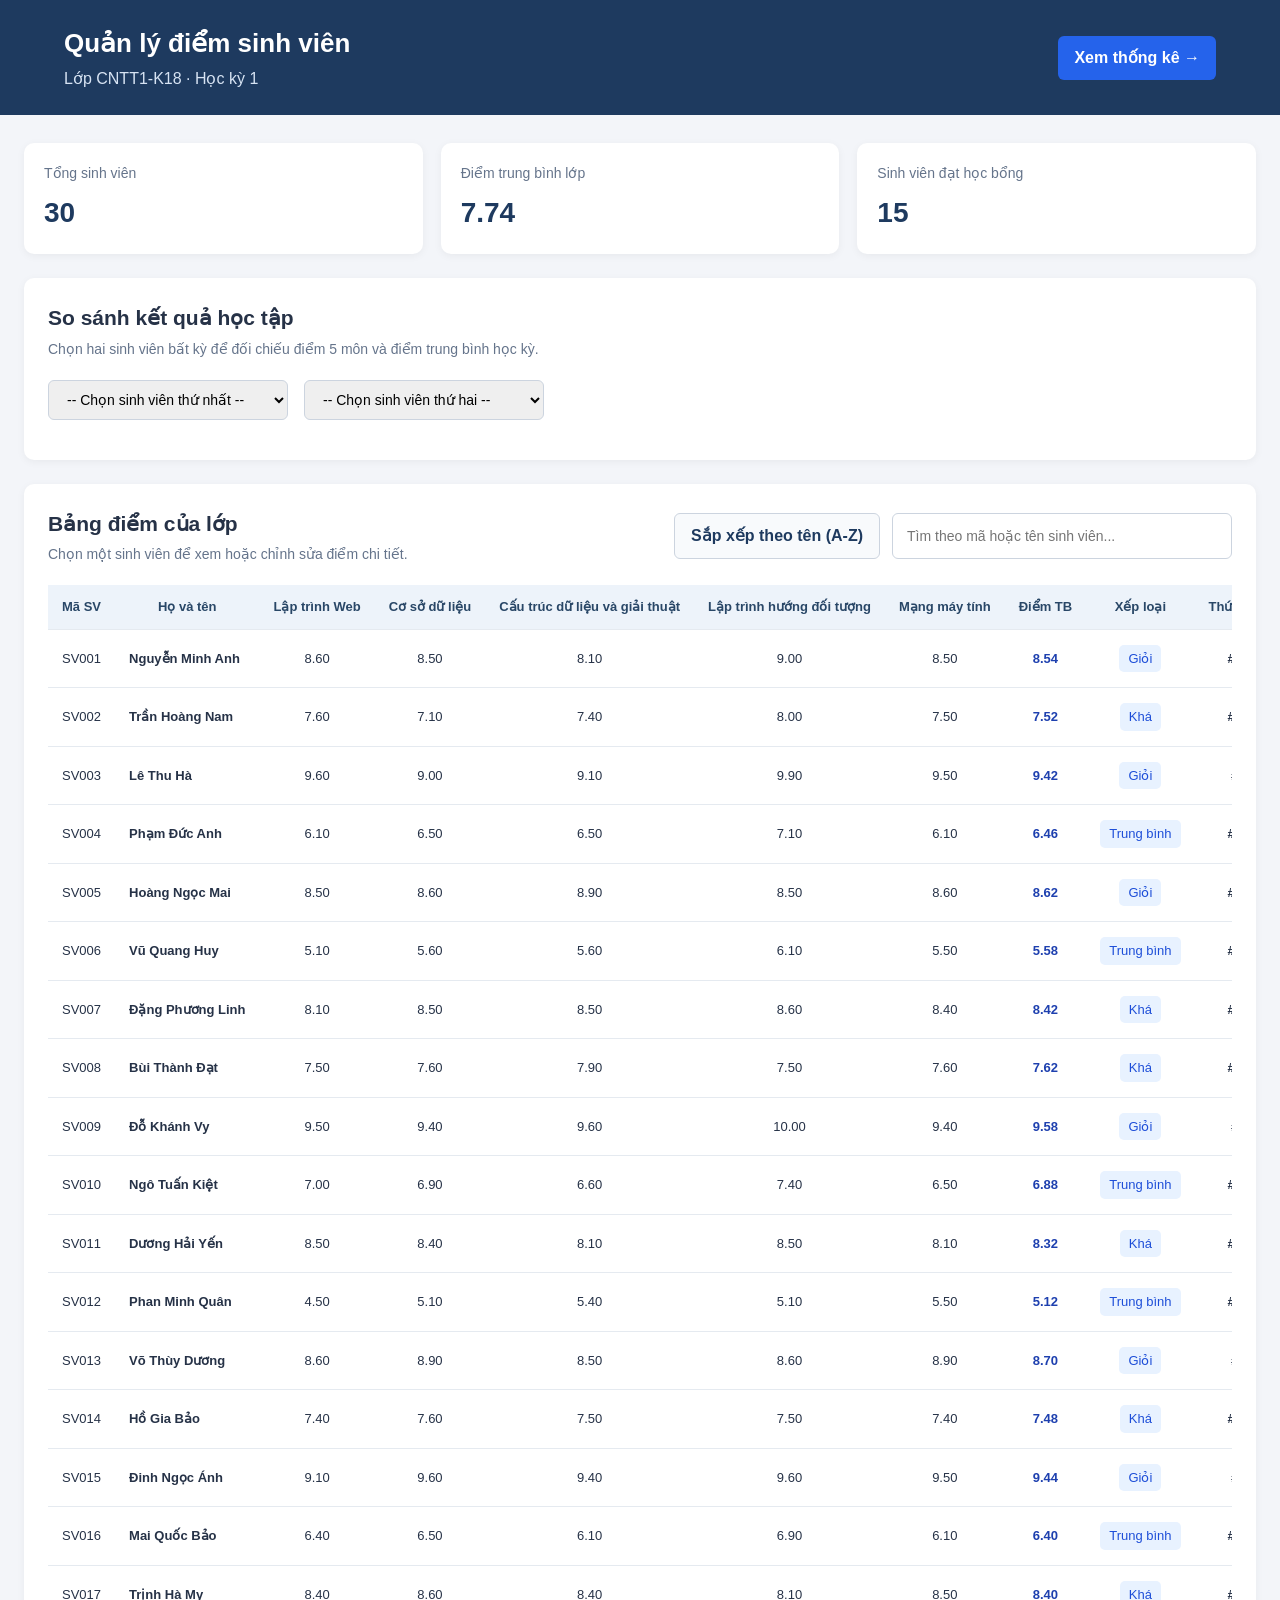
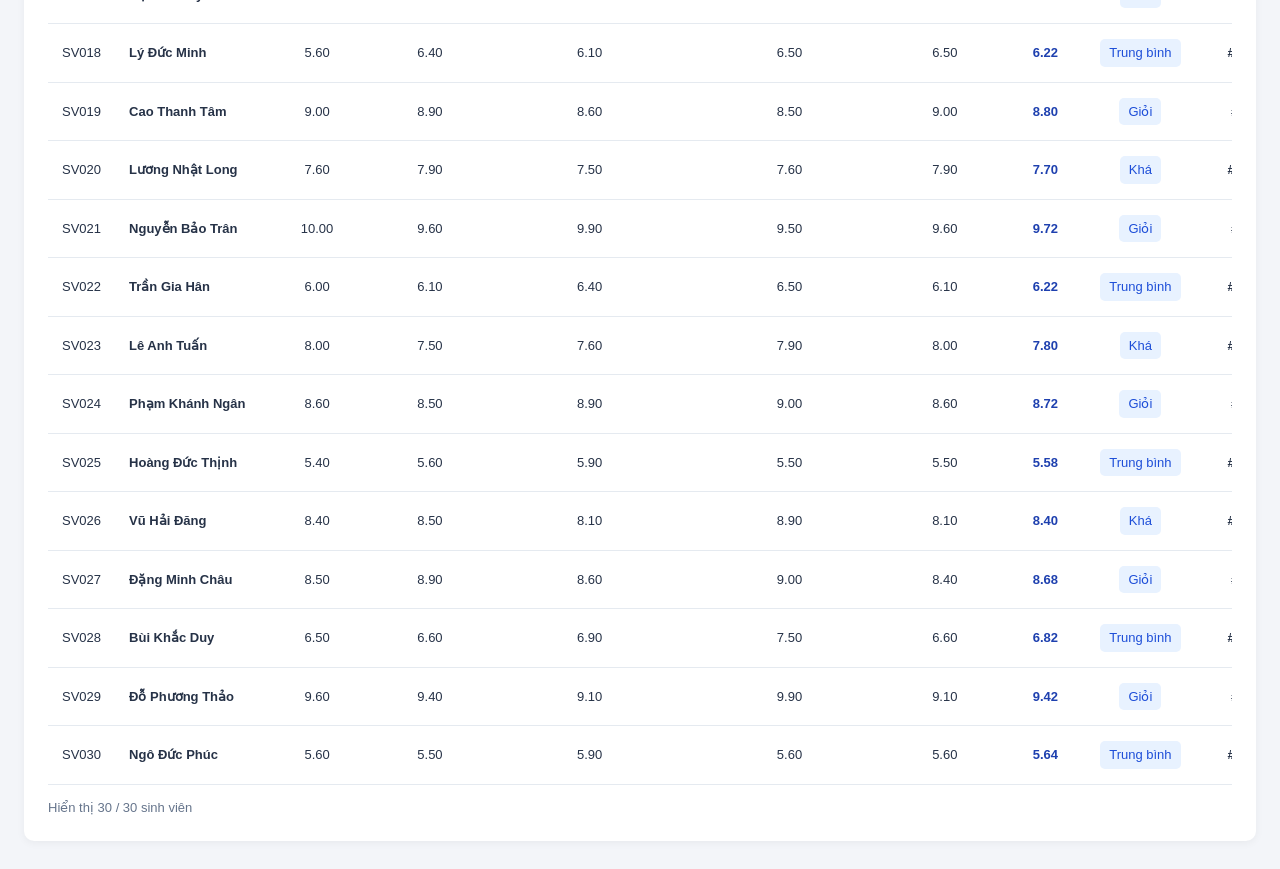
<file: index.html>
<!DOCTYPE html>
<html lang="vi">

<head>
    <meta charset="UTF-8">
    <meta name="viewport" content="width=device-width, initial-scale=1.0">
    <title>Quản lý điểm sinh viên</title>

    <link rel="stylesheet" href="css/style.css">
    <link rel="stylesheet" href="css/table.css">
    <link rel="stylesheet" href="css/modal.css">
</head>

<body>
    <header class="page-header" style="display: flex; justify-content: space-between; align-items: center; flex-wrap: wrap; gap: 16px;">
        <div>
            <h1>Quản lý điểm sinh viên</h1>
            <p>Lớp CNTT1-K18 · Học kỳ 1</p>
        </div>
        <a href="statistics.html" style="background: #2563eb; color: white; padding: 10px 16px; border-radius: 6px; text-decoration: none; font-weight: 600;">
            Xem thống kê &rarr;
        </a>
    </header>

    <main class="container">
        <section class="summary">
            <div class="summary-card">
                <span>Tổng sinh viên</span>
                <strong id="totalStudents">0</strong>
            </div>
            <div class="summary-card">
                <span>Điểm trung bình lớp</span>
                <strong id="classAverage">0.00</strong>
            </div>
            <div class="summary-card">
                <span>Sinh viên đạt học bổng</span>
                <strong id="scholarshipCount">0</strong>
            </div>
        </section>

        <section class="panel" style="margin-bottom: 24px;">
            <div class="panel-heading">
                <div>
                    <h2>So sánh kết quả học tập</h2>
                    <p>Chọn hai sinh viên bất kỳ để đối chiếu điểm 5 môn và điểm trung bình học kỳ.</p>
                </div>
            </div>

            <div style="display: flex; gap: 16px; flex-wrap: wrap; margin-bottom: 16px;">
                <select id="compareStudent1" style="padding: 10px 14px; border: 1px solid #ccd4df; border-radius: 6px; font-size: 14px; min-width: 240px;">
                    <option value="">-- Chọn sinh viên thứ nhất --</option>
                </select>

                <select id="compareStudent2" style="padding: 10px 14px; border: 1px solid #ccd4df; border-radius: 6px; font-size: 14px; min-width: 240px;">
                    <option value="">-- Chọn sinh viên thứ hai --</option>
                </select>
            </div>

            <div id="comparisonResult" class="table-wrapper"></div>
        </section>

        <section class="panel">
            <div class="panel-heading">
                <div>
                    <h2>Bảng điểm của lớp</h2>
                    <p>Chọn một sinh viên để xem hoặc chỉnh sửa điểm chi tiết.</p>
                </div>

                <div style="display: flex; gap: 12px; flex-wrap: wrap;">
                    <button id="sortNameButton" type="button" style="padding: 10px 16px; border: 1px solid #ccd4df; border-radius: 6px; background: #f8fafc; font-weight: 600; color: #1e3a5f;">
                        Sắp xếp theo tên (A-Z)
                    </button>

                    <input type="search" id="searchInput" placeholder="Tìm theo mã hoặc tên sinh viên..."
                        aria-label="Tìm sinh viên">
                </div>
            </div>

            <div id="loadingMessage" class="message">Đang tải dữ liệu...</div>
            <div id="errorMessage" class="message error" hidden></div>

            <div class="table-wrapper">
                <table id="studentTable">
                    <thead id="tableHead"></thead>
                    <tbody id="studentTableBody"></tbody>
                </table>
            </div>

            <p id="resultCount" class="result-count"></p>
        </section>
    </main>

    <div id="studentModal" class="modal" hidden>
        <div class="modal-backdrop" data-close-modal></div>

        <section class="modal-content" role="dialog" aria-modal="true" aria-labelledby="modalTitle">
            <div class="modal-header">
                <h2 id="modalTitle">Chi tiết sinh viên</h2>
                <button id="closeModal" class="close-button" aria-label="Đóng">
                    &times;
                </button>
            </div>

            <div id="studentDetail"></div>
        </section>
    </div>

    <script type="module" src="js/app.js"></script>
</body>

</html>
</file>
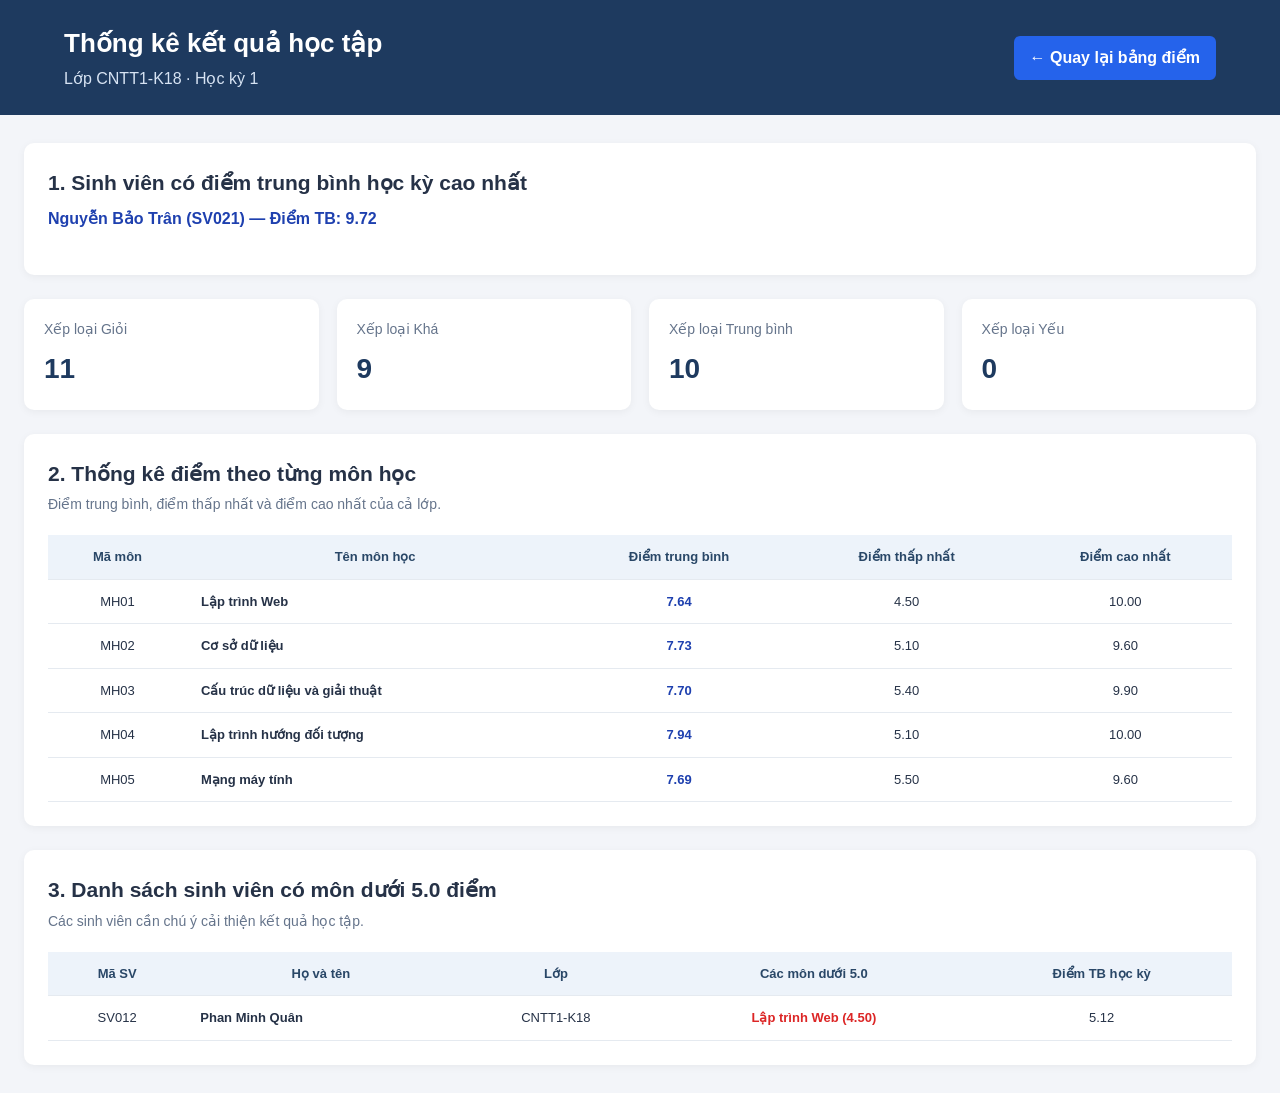
<file: statistics.html>
<!DOCTYPE html>
<html lang="vi">

<head>
    <meta charset="UTF-8">
    <meta name="viewport" content="width=device-width, initial-scale=1.0">
    <title>Thống kê kết quả học tập</title>

    <link rel="stylesheet" href="css/style.css">
    <link rel="stylesheet" href="css/table.css">
</head>

<body>
    <header class="page-header" style="display: flex; justify-content: space-between; align-items: center;">
        <div>
            <h1>Thống kê kết quả học tập</h1>
            <p>Lớp CNTT1-K18 · Học kỳ 1</p>
        </div>
        <a href="index.html" style="background: #2563eb; color: white; padding: 10px 16px; border-radius: 6px; text-decoration: none; font-weight: 600;">
            &larr; Quay lại bảng điểm
        </a>
    </header>

    <main class="container">
        <div id="loadingMessage" class="message">Đang tải dữ liệu thống kê...</div>
        <div id="errorMessage" class="message error" hidden></div>

        <div id="statsContent" hidden>
          <section class="panel" style="margin-bottom: 24px;">
                <div class="panel-heading">
                    <div>
                        <h2>1. Sinh viên có điểm trung bình học kỳ cao nhất</h2>
                        <p id="topStudentInfo" style="font-size: 16px; color: #1e40af; font-weight: 700; margin-top: 8px;"></p>
                    </div>
                </div>
            </section>

            <section class="summary" style="grid-template-columns: repeat(4, minmax(0, 1fr));">
                <div class="summary-card">
                    <span>Xếp loại Giỏi</span>
                    <strong id="countGioi">0</strong>
                </div>
                <div class="summary-card">
                    <span>Xếp loại Khá</span>
                    <strong id="countKha">0</strong>
                </div>
                <div class="summary-card">
                    <span>Xếp loại Trung bình</span>
                    <strong id="countTB">0</strong>
                </div>
                <div class="summary-card">
                    <span>Xếp loại Yếu</span>
                    <strong id="countYeu">0</strong>
                </div>
            </section>

            <section class="panel" style="margin-bottom: 24px;">
                <div class="panel-heading">
                    <div>
                        <h2>2. Thống kê điểm theo từng môn học</h2>
                        <p>Điểm trung bình, điểm thấp nhất và điểm cao nhất của cả lớp.</p>
                    </div>
                </div>
                <div class="table-wrapper">
                    <table>
                        <thead>
                            <tr>
                                <th>Mã môn</th>
                                <th>Tên môn học</th>
                                <th>Điểm trung bình</th>
                                <th>Điểm thấp nhất</th>
                                <th>Điểm cao nhất</th>
                            </tr>
                        </thead>
                        <tbody id="subjectStatsBody"></tbody>
                    </table>
                </div>
            </section>

            <section class="panel">
                <div class="panel-heading">
                    <div>
                        <h2>3. Danh sách sinh viên có môn dưới 5.0 điểm</h2>
                        <p>Các sinh viên cần chú ý cải thiện kết quả học tập.</p>
                    </div>
                </div>
                <div class="table-wrapper">
                    <table>
                        <thead>
                            <tr>
                                <th>Mã SV</th>
                                <th>Họ và tên</th>
                                <th>Lớp</th>
                                <th>Các môn dưới 5.0</th>
                                <th>Điểm TB học kỳ</th>
                            </tr>
                        </thead>
                        <tbody id="failedStudentsBody"></tbody>
                    </table>
                </div>
            </section>
        </div>
    </main>

    <script type="module" src="js/statistics.js"></script>
</body>

</html>
</file>
<file: css/style.css>
* {
    box-sizing: border-box;
}

body {
    margin: 0;
    font-family: Arial, sans-serif;
    background: #f3f5f9;
    color: #263247;
    line-height: 1.5;
}

.page-header {
    background: #1e3a5f;
    color: white;
    padding: 24px 5%;
}

.page-header h1 {
    margin: 0 0 4px;
    font-size: 26px;
}

.page-header p {
    margin: 0;
    color: #d7e3f3;
}

.container {
    max-width: 1600px;
    margin: 28px auto;
    padding: 0 24px;
}

.summary {
    display: grid;
    grid-template-columns: repeat(3, minmax(0, 1fr));
    gap: 18px;
    margin-bottom: 24px;
}

.summary-card,
.panel {
    background: white;
    border-radius: 10px;
    box-shadow: 0 2px 8px rgb(0 0 0 / 5%);
}

.summary-card {
    padding: 20px;
}

.summary-card span {
    display: block;
    color: #65748b;
    font-size: 14px;
}

.summary-card strong {
    display: block;
    margin-top: 8px;
    color: #1e3a5f;
    font-size: 28px;
}

.panel {
    padding: 24px;
}

.panel-heading {
    display: flex;
    justify-content: space-between;
    align-items: center;
    gap: 20px;
    margin-bottom: 20px;
}

.panel-heading h2 {
    margin: 0 0 5px;
    font-size: 21px;
}

.panel-heading p {
    margin: 0;
    color: #65748b;
    font-size: 14px;
}

#searchInput {
    width: 340px;
    max-width: 100%;
    padding: 11px 14px;
    border: 1px solid #ccd4df;
    border-radius: 6px;
    font-size: 14px;
}

#searchInput:focus {
    outline: 2px solid #93c5fd;
    border-color: #3b82f6;
}

.message {
    padding: 12px;
    color: #475569;
}

.error {
    color: #b91c1c;
    background: #fef2f2;
    border-radius: 6px;
}

.result-count {
    color: #65748b;
    font-size: 13px;
    margin-bottom: 0;
}

button {
    font: inherit;
    cursor: pointer;
}

[hidden] {
    display: none !important;
}

@media (max-width: 700px) {
    .summary {
        grid-template-columns: 1fr;
    }

    .panel-heading {
        align-items: stretch;
        flex-direction: column;
    }

    #searchInput {
        width: 100%;
    }

    .container {
        padding: 0 12px;
    }

    .panel {
        padding: 14px;
    }
}
</file>
<file: css/table.css>
.table-wrapper {
    width: 100%;
    overflow-x: auto;
}

table {
    width: 100%;
    border-collapse: collapse;
    white-space: nowrap;
}

#studentTable {
    min-width: 1200px;
}

th,
td {
    padding: 12px 14px;
    border-bottom: 1px solid #e5eaf0;
    text-align: center;
    font-size: 13px;
}

th {
    background: #edf3fa;
    color: #294767;
    font-weight: 600;
}

tbody tr:hover {
    background: #f8fafc;
}

td.student-name {
    text-align: left;
    font-weight: 600;
}

.average-score {
    font-weight: 700;
    color: #1e40af;
}

.classification {
    display: inline-block;
    padding: 4px 9px;
    border-radius: 5px;
    background: #e8f2ff;
    color: #1d4ed8;
}

.detail-button {
    border: none;
    border-radius: 5px;
    padding: 7px 12px;
    background: #2563eb;
    color: white;
}

.detail-button:hover {
    background: #1d4ed8;
}

.detail-table {
    min-width: 600px;
}

.detail-table th,
.detail-table td {
    padding: 10px;
}
</file>
<file: css/modal.css>
.modal {
    position: fixed;
    inset: 0;
    z-index: 1000;
    display: flex;
    align-items: center;
    justify-content: center;
    padding: 20px;
}

.modal-backdrop {
    position: absolute;
    inset: 0;
    background: rgb(15 23 42 / 55%);
}

.modal-content {
    position: relative;
    z-index: 1;
    width: 900px;
    max-width: 100%;
    max-height: 90vh;
    overflow-y: auto;
    padding: 24px;
    background: white;
    border-radius: 12px;
    box-shadow: 0 12px 40px rgb(0 0 0 / 20%);
}

.modal-header {
    display: flex;
    justify-content: space-between;
    align-items: center;
    gap: 16px;
    margin-bottom: 20px;
}

.modal-header h2 {
    margin: 0;
    font-size: 22px;
}

.close-button {
    border: none;
    background: transparent;
    color: #64748b;
    font-size: 30px;
    line-height: 1;
}

.close-button:hover {
    color: #dc2626;
}

.student-info {
    display: grid;
    grid-template-columns: repeat(2, minmax(0, 1fr));
    gap: 4px 20px;
    margin-bottom: 24px;
}

.student-info p,
.result-summary p {
    margin: 6px 0;
}

.modal-content h3 {
    margin: 20px 0 12px;
    font-size: 17px;
}

.result-summary {
    margin-top: 22px;
    padding: 16px;
    background: #f1f5f9;
    border-radius: 8px;
}

@media (max-width: 600px) {
    .modal-content {
        padding: 16px;
    }

    .student-info {
        grid-template-columns: 1fr;
    }
}
</file>
